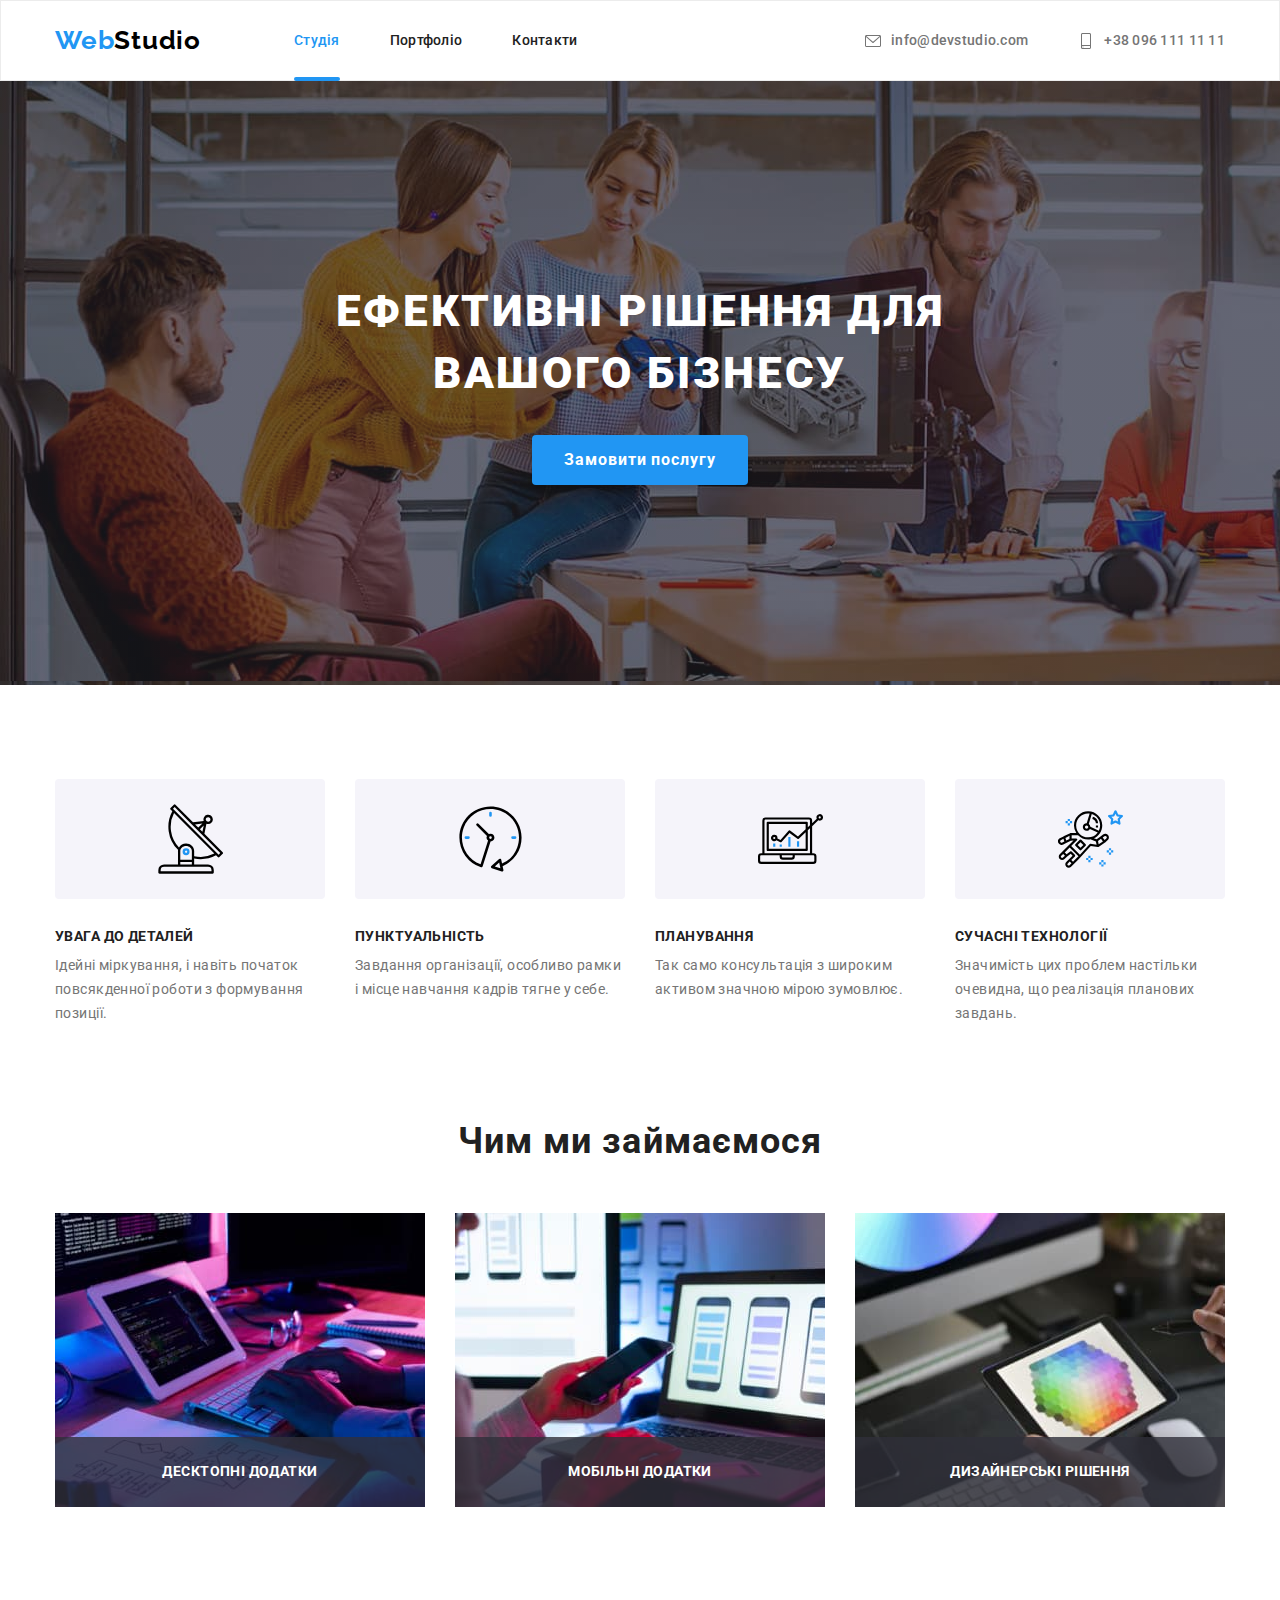
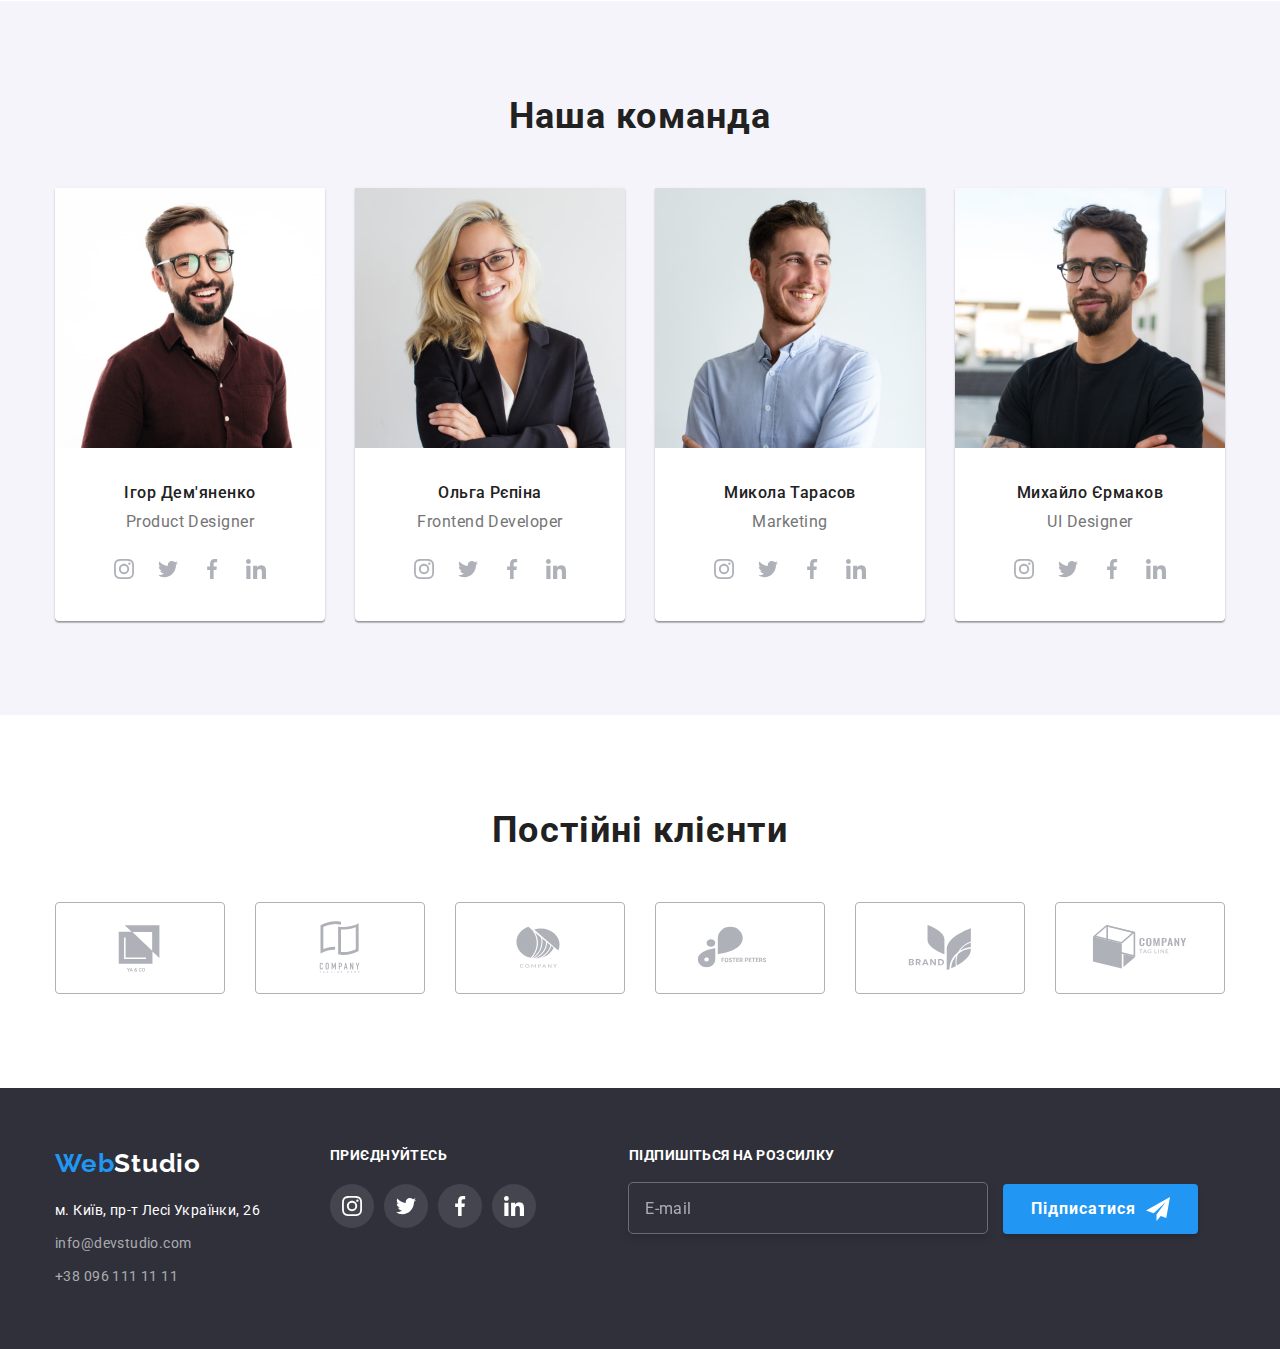
<file: index.html>
<!DOCTYPE html>
<html lang="uk">
<head>
    <meta charset="UTF-8">
    <meta http-equiv="X-UA-Compatible" content="IE=edge">
    <meta name="viewport" content="width=device-width, initial-scale=1.0">
    <title>WebStudio</title>
    <link href="https://fonts.googleapis.com/css2?family=Raleway:wght@700&family=Roboto:wght@400;500;700;900&display=swap"
        rel="stylesheet">
    <link rel="stylesheet" href="https://cdnjs.cloudflare.com/ajax/libs/modern-normalize/1.0.0/modern-normalize.min.css" />
    <link rel="stylesheet" href="./css/main.min.css">
</head>
<body class="studio-page">

    <!-- Шапка сайту-->
    
    <header class="header">
        <div class="container header__content">
        <a href="./index.html" class="logo"><span class="logo__beginning">Web</span><span class="logo__end">Studio</span></a>
        <nav>
            <ul class="site-nav">
                <li class="site-nav__item"><a href="./index.html" class="site-nav__link site-nav__link--active">Студія</a></li>
                <li class="site-nav__item"><a href="./portfolio.html" class="site-nav__link">Портфоліо</a></li>
                <li class="site-nav__item"><a href="" class="site-nav__link">Контакти</a></li>
            </ul>
        </nav>
            <ul class="contacts">
                <li class="contacts__item">
                    <a href="mailto:info@devstudio.com" class="contacts__link">
                        <svg class="contacts__icon" width="16px" height="16px">
                            <use href="./images/icons.svg#icon-envelope"></use>
                        </svg>
                    info@devstudio.com
                    </a>
                </li>
                <li class="contacts__item">
                    <a href="tel:+380961111111" class="contacts__link">
                        <svg class="contacts__icon" width="16px" height="16px">
                            <use href="./images/icons.svg#icon-smartphone"></use>
                        </svg>
                        +38 096 111 11 11
                    </a>
                </li>
            </ul>
        </div>
    </header>

    <!-- Основна інформація сайту -->

    <main>

        <!-- Герой-секція -->

        <section class="hero">
            <h1 class="hero__tittle">Ефективні рішення для вашого бізнесу</h1>
            <button type="button" class="hero__btn" data-modal-open>Замовити послугу</button>
        </section>

        <!-- Особливості -->

        <section class="section speciality">
            <div class="container">
            <h2 class="visually-hidden">Особливості</h2>
            <ul class="features">
                <li class="features__item">
                    <div class="features__icon">
                    <svg width="65px" height="70px">
                        <use href="./images/icons.svg#icon-feature-1"
                    </svg>
                    </div>
                    <h3 class="features__name">УВАГА ДО ДЕТАЛЕЙ</h3>
                    <p class="features__description">Ідейні міркування, і навіть початок повсякденної роботи з формування позиції.</p>
                </li>
                <li class="features__item">
                    <div class="features__icon">
                        <svg width="65px" height="70px">
                            <use href="./images/icons.svg#icon-feature-2" </svg>
                    </div>
                    <h3 class="features__name">ПУНКТУАЛЬНІСТЬ</h3>
                    <p class="features__description">Завдання організації, особливо рамки і місце навчання кадрів тягне у себе.</p>
                </li>
                <li class="features__item">
                    <div class="features__icon">
                        <svg width="65px" height="70px">
                            <use href="./images/icons.svg#icon-feature-3" </svg>
                    </div>
                    <h3 class="features__name">ПЛАНУВАННЯ</h3>
                    <p class="features__description">Так само консультація з широким активом значною мірою зумовлює.</p>
                </li>
                <li class="features__item">
                    <div class="features__icon">
                        <svg width="65px" height="70px">
                            <use href="./images/icons.svg#icon-feature-4" </svg>
                    </div>
                    <h3 class="features__name">СУЧАСНІ ТЕХНОЛОГІЇ</h3>
                    <p class="features__description">Значимість цих проблем настільки очевидна, що реалізація планових завдань.</p>
                </li>
            </ul>
            </div>
        </section>

        <!-- Чим ми займаємося -->

        <section class="section">
            <div class="container">
            <h2 class="employment__tittle">Чим ми займаємося</h2>
            <ul class="employment">
                <li class="employment__item">
                    <div class="employment__part">
                    <img width="370" src="./images/what_we_do_1.jpg" alt="Десктопні додатки">
                    <p class="employment__name">Десктопні додатки</p>
                    </div>
                </li>
                <li class="employment__item">
                    <div class="employment__part">
                    <img width="370" src="./images/what_we_do_2.jpg" alt="Мобільні додатки">
                    <p class="employment__name">Мобільні додатки</p>
                    </div>
                </li>
                <li class="employment__item">
                    <div class="employment__part">
                    <img width="370" src="./images/what_we_do_3.jpg" alt="Дизайнерські рішення">
                    <p class="employment__name">Дизайнерські рішення</p>
                    </div>
                </li>
            </ul>
            </div>
        </section>

        <!-- Наша команда -->

        <section class="team section">
            <div class="container">
            <h2 class="team__tittle">Наша команда</h2>
            <ul class="team__list">
                <li class="team__item">
                    <img width="270" src="./images/team_member_1.jpg" alt="фото Ігор Дем'яненко" class="team__photo">
                    <h3 class="team__initials">Ігор Дем'яненко</h3>
                    <p lang="en" class="team__position">Product Designer</p>
                    <ul class="socialNetworks">
                        <li>
                            <a class="socialNetworks__link" href="">
                            <svg class="socialNetworks__item" width="20px" height="20px">
                                <use href="./images/icons.svg#icon-instagram"
                            </svg>
                            </a>
                        </li>
                        <li>
                            <a class="socialNetworks__link" href="">
                            <svg class="socialNetworks__item" width="20px" height="20px">
                                <use href="./images/icons.svg#icon-twitter" 
                            </svg>
                            </a>
                        </li>
                        <li>
                            <a class="socialNetworks__link" href="">
                            <svg class="socialNetworks__item" width="20px" height="20px">
                                <use href="./images/icons.svg#icon-facebook" 
                            </svg>
                            </a>
                        </li>
                        <li>
                            <a class="socialNetworks__link" href="">
                            <svg class="socialNetworks__item" width="20px" height="20px">
                                <use href="./images/icons.svg#icon-linkedin" 
                            </svg>
                            </a>
                        </li>
                    </ul>
                </li>
                <li class="team__item">
                    <img width="270" src="./images/team_member_2.jpg" alt="фото Ольга Рєпіна" class="team__photo">
                    <h3 class="team__initials">Ольга Рєпіна</h3>
                    <p lang="en" class="team__position">Frontend Developer</p>
                    <ul class="socialNetworks">
                        <li>
                            <a class="socialNetworks__link" href="">
                                <svg class="socialNetworks__item" width="20px" height="20px">
                                    <use href="./images/icons.svg#icon-instagram" </svg>
                            </a>
                        </li>
                        <li>
                            <a class="socialNetworks__link" href="">
                                <svg class="socialNetworks__item" width="20px" height="20px">
                                    <use href="./images/icons.svg#icon-twitter" </svg>
                            </a>
                        </li>
                        <li>
                            <a class="socialNetworks__link" href="">
                                <svg class="socialNetworks__item" width="20px" height="20px">
                                    <use href="./images/icons.svg#icon-facebook" </svg>
                            </a>
                        </li>
                        <li>
                            <a class="socialNetworks__link" href="">
                                <svg class="socialNetworks__item" width="20px" height="20px">
                                    <use href="./images/icons.svg#icon-linkedin" </svg>
                            </a>
                        </li>
                    </ul>
                </li>
                <li class="team__item">
                    <img width="270" src="./images/team_member_3.jpg" alt="фото Микола Тарасов" class="team__photo">
                    <h3 class="team__initials">Микола Тарасов</h3>
                    <p lang="en" class="team__position">Marketing</p>
                    <ul class="socialNetworks">
                        <li>
                            <a class="socialNetworks__link" href="">
                                <svg class="socialNetworks__item" width="20px" height="20px">
                                    <use href="./images/icons.svg#icon-instagram" </svg>
                            </a>
                        </li>
                        <li>
                            <a class="socialNetworks__link" href="">
                                <svg class="socialNetworks__item" width="20px" height="20px">
                                    <use href="./images/icons.svg#icon-twitter" </svg>
                            </a>
                        </li>
                        <li>
                            <a class="socialNetworks__link" href="">
                                <svg class="socialNetworks__item" width="20px" height="20px">
                                    <use href="./images/icons.svg#icon-facebook" </svg>
                            </a>
                        </li>
                        <li>
                            <a class="socialNetworks__link" href="">
                                <svg class="socialNetworks__item" width="20px" height="20px">
                                    <use href="./images/icons.svg#icon-linkedin" </svg>
                            </a>
                        </li>
                    </ul>
                </li>
                <li class="team__item">
                    <img width="270" src="./images/team_member_4.jpg" alt="фото Михайло Єрмаков" class="team__photo">
                    <h3 class="team__initials">Михайло Єрмаков</h3>
                    <p lang="en" class="team__position">UI Designer</p>
                    <ul class="socialNetworks">
                        <li>
                            <a class="socialNetworks__link" href="">
                                <svg class="socialNetworks__item" width="20px" height="20px">
                                    <use href="./images/icons.svg#icon-instagram" </svg>
                            </a>
                        </li>
                        <li>
                            <a class="socialNetworks__link" href="">
                                <svg class="socialNetworks__item" width="20px" height="20px">
                                    <use href="./images/icons.svg#icon-twitter" </svg>
                            </a>
                        </li>
                        <li>
                            <a class="socialNetworks__link" href="">
                                <svg class="socialNetworks__item" width="20px" height="20px">
                                    <use href="./images/icons.svg#icon-facebook" </svg>
                            </a>
                        </li>
                        <li>
                            <a class="socialNetworks__link" href="">
                                <svg class="socialNetworks__item" width="20px" height="20px">
                                    <use href="./images/icons.svg#icon-linkedin" </svg>
                            </a>
                        </li>
                    </ul>
                </li>
            </ul>
            </div>
        </section>

        <!-- Постійні клієнти-->

        <section class="section">
            <div class="container">
            <h2 class="clients__tittle">
                Постійні клієнти
            </h2>
            <ul class="clients">
                <li class="clients__item">
                    <a class="clients__link" href="">
                        <svg class="clients__icon" width="106px" height="60px">
                            <use href="./images/icons.svg#icon-client-1"></use>
                        </svg>
                    </a>
                </li>
                <li class="clients__item">
                    <a class="clients__link" href="">
                    <svg class="clients__icon" width="106px" height="60px">
                        <use href="./images/icons.svg#icon-client-2"></use>
                    </svg>
                    </a>
                </li>
                <li class="clients__item">
                    <a class="clients__link" href="">
                    <svg class="clients__icon" width="106px" height="60px">
                        <use href="./images/icons.svg#icon-client-3"></use>
                    </svg>
                    </a>
                </li>
                <li class="clients__item">
                    <a class="clients__link" href="">
                    <svg class="clients__icon" width="106px" height="60px">
                        <use href="./images/icons.svg#icon-client-4"></use>
                    </svg>
                    </a>
                </li>
                <li class="clients__item">
                    <a class="clients__link" href="">
                    <svg class="clients__icon" width="106px" height="60px">
                        <use href="./images/icons.svg#icon-client-5"></use>
                    </svg>
                    </a>
                </li>
                <li class="clients__item">
                    <a class="clients__link" href="">
                    <svg class="clients__icon" width="106px" height="60px">
                        <use href="./images/icons.svg#icon-client-6"></use>
                    </svg>
                    </a>
                </li>
            </ul>
            </div>
        </section>
    </main>

    <!-- Підвал сайту -->

    <footer class="under section">
        <div class="container container-ftr">
            <div class="contacts-ftr">
                <a href="./index.html" class="logo"><span class="logo__beginning">Web</span><span class="logo__end logo__end--color">Studio</span></a>
                <address>
                    <ul>
                        <li class="address">м. Київ, пр-т Лесі Українки, 26</li>
                        <li class="email-ftr"><a href="mailto:info@devstudio.com" class="contact-ftr">info@devstudio.com</a></li>
                        <li><a href="tel:+380961111111" class="contact-ftr">+38 096 111 11 11</a></li>
                    </ul>
                </address>
            </div>
            <div class="nav-icons">
                <p>ПРИЄДНУЙТЕСЬ</p>
                <ul class="icons-ft">
                    <li>
                        <a class="icons-link-ft" href="">
                        <svg class="icons-ft-item" width="20px" height="20px">
                            <use href="./images/icons.svg#icon-instagram" </svg>
                        </a>
                    </li>
                    
                    <li>
                        <a class="icons-link-ft" href="">
                        <svg class="icons-ft-item" width="20px" height="20px">
                            <use href="./images/icons.svg#icon-twitter" </svg>
                        </a>
                    </li>
                    
                    <li>
                        <a class="icons-link-ft" href="">
                        <svg class="icons-ft-item" width="20px" height="20px">
                            <use href="./images/icons.svg#icon-facebook" </svg>
                        </a>
                    </li>
                    
                    <li>
                        <a class="icons-link-ft" href="">
                        <svg class="icons-ft-item" width="20px" height="20px">
                            <use href="./images/icons.svg#icon-linkedin" </svg>
                        </a>
                    </li>
                </ul>
            </div>
            <div class="subscribe-ft">
                <form>
                    <label for="email-sub">Підпишіться на розсилку</label>
                    <input type="email" name="email-sub" id="email-sub" placeholder="E-mail" />
                    <div class="button-sub">
                    <button type="submit" class="form-sub">Підписатися</button>
                    <svg width="24px" height="24px">
                        <use href="./images/icons.svg#icon-send-form" </svg>
                    </div>
                </form>
            </div>
        </div>
    </footer>
    <div class="backdrop is-hidden" data-modal>
        <div class="modal">
            <p class="order-title">
                Залиште свої дані, ми вам передзвонимо
            </p>
            <form class="order-form" autocomplete="off">
                <div class="form-field">
                <label for="first-name">Ім'я</label>
                <div class="form-enter">
                <input type="text" name="first-name" id="first-name" />
                <svg width="18px" height="18px">
                    <use href="./images/icons.svg#icon-name-form"></use> </svg>
                </div>
                </div>
                <div class="form-field">
                <label for="form-tel">Телефон</label>
                <div class="form-enter">
                <input type="tel" name="form-tel" id="form-tel" autocomplete="on"/>
                <svg width="18px" height="18px">
                    <use href="./images/icons.svg#icon-phone-form"></use> </svg>
                </div>
                </div>
                <div class="form-field">
                <label for="form-mail">Пошта</label>
                <div class="form-enter">
                <input type="email" name="form-mail" id="form-mail" autocomplete="on"/>
                <svg width="18px" height="18px">
                    <use href="./images/icons.svg#icon-email-form"></use> </svg>
                </div>
                </div>
                <div class="form-field">
                <label for="form-comment">Коментар</label>
                <textarea name="form-comment" placeholder="Введіть текст" id="form-comment" ></textarea>
                </div>
                <div class="form-agree">
                <input type="checkbox" name="form-agree" id="form-agree" required />
                <label for="form-agree">Погоджуюся з розсилкою та приймаю 
                    <a href="" class="form-agree-link">Умови договору</a>
                <svg width="16px" height="15px" class="check-none">
                    <use href="./images/icons.svg#icon-check1-form"></use>
                </svg>
                <svg width="16px" height="15px" class="check-ok">
                    <use href="./images/icons.svg#icon-check-form"></use>
                </svg>
                </label>
                </div>
                <button type="submit" class="form-button">Відправити</button>

            </form>
            <button type="button" class="modal-close" data-modal-close>
                <svg class="icon-close" width="30px" height="30px">
                    <use href="./images/icons.svg#icon-close"
                </svg>
            </button>
        </div>
    </div>
    <script src="./js/modal.js"></script>
</body>
</html>
</file>
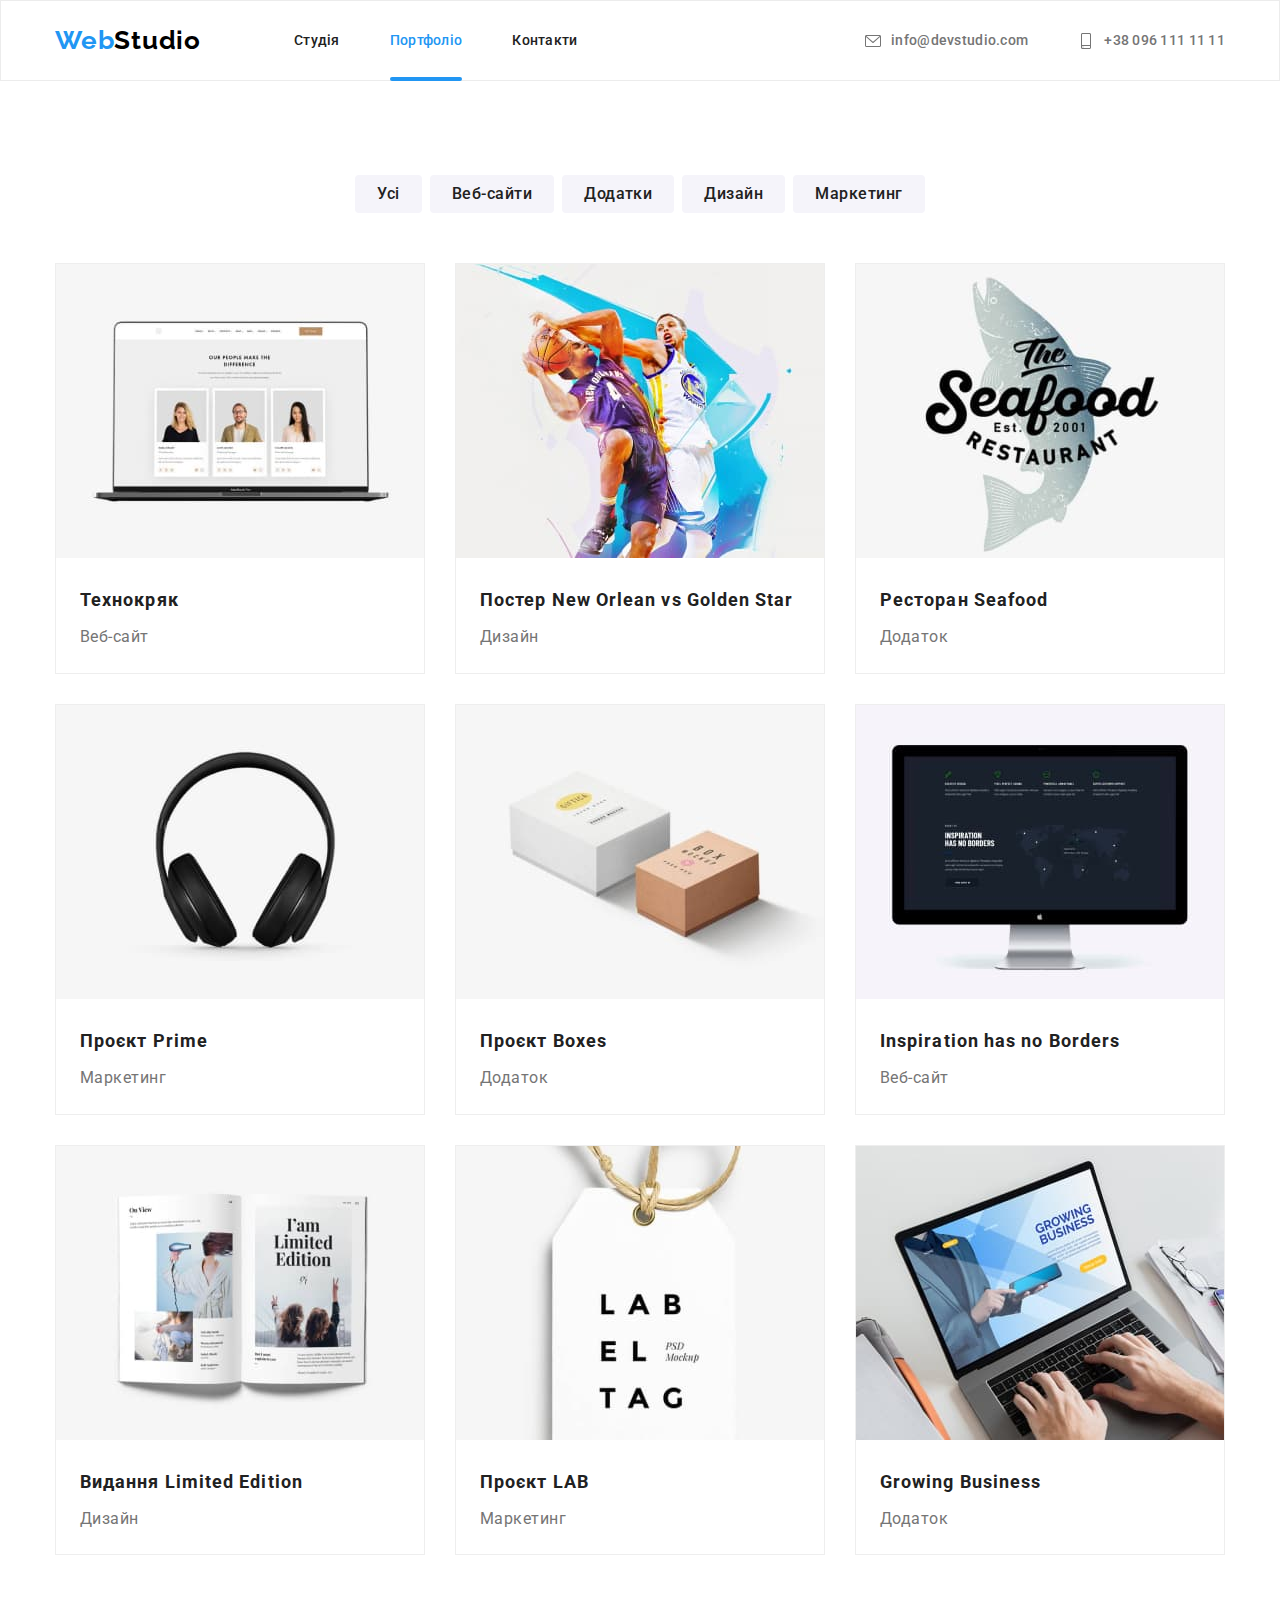
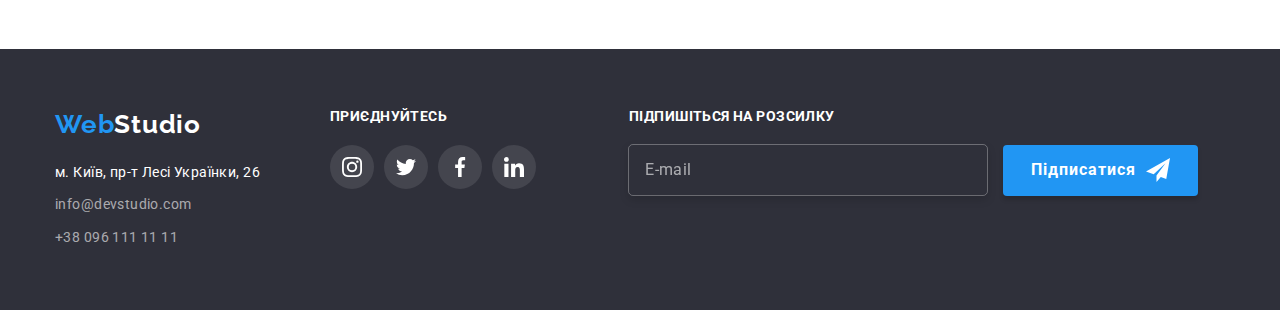
<file: portfolio.html>
<!DOCTYPE html>
<html lang="en">
<head>
    <meta charset="UTF-8">
    <meta http-equiv="X-UA-Compatible" content="IE=edge">
    <meta name="viewport" content="width=device-width, initial-scale=1.0">
    <title>WebStudio Portfolio</title>
    <link href="https://fonts.googleapis.com/css2?family=Raleway:wght@700&family=Roboto:wght@400;500;700;900&display=swap"
        rel="stylesheet">
    <link rel="stylesheet" href="https://cdnjs.cloudflare.com/ajax/libs/modern-normalize/1.0.0/modern-normalize.min.css" />
    <link rel="stylesheet" href="./css/main.min.css">
</head>
<body class="portfolio-page">
    <!-- Шапка сайту-->
    
    <header class="header">
        <div class="container header__content">
            <a href="./index.html" class="logo"><span class="logo__beginning">Web</span><span class="logo__end">Studio</span></a>
            <nav>
                <ul class="site-nav">
                    <li class="site-nav__item"><a href="./index.html" class="site-nav__link">Студія</a></li>
                    <li class="site-nav__item"><a href="./portfolio.html" class="site-nav__link site-nav__link--active">Портфоліо</a></li>
                    <li class="site-nav__item"><a href="" class="site-nav__link">Контакти</a></li>
                </ul>
            </nav>
            <ul class="contacts">
                <li class="contacts__item">
                    <a href="mailto:info@devstudio.com" class="contacts__link">
                        <svg class="contacts__icon" width="16px" height="16px">
                            <use href="./images/icons.svg#icon-envelope"></use>
                        </svg>
                        info@devstudio.com
                    </a>
                </li>
                <li class="contacts__item">
                    <a href="tel:+380961111111" class="contacts__link">
                        <svg class="contacts__icon" width="16px" height="16px">
                            <use href="./images/icons.svg#icon-smartphone"></use>
                        </svg>
                        +38 096 111 11 11
                    </a>
                </li>
            </ul>
        </div>
    </header>

    <main>
        <section class="section section-portfolio">
            <div class="container">
            <!-- Прихований заголовок -->
            <h1 class="visually-hidden">Портфоліо</h1>
            <!-- Кнопки фільтрів проектів -->
            <ul class="portfolio-nav">
                <li class="portfolio-item"><button type="button" class="item">Усі</button></li>
                <li class="portfolio-item"><button type="button" class="item">Веб-сайти</button></li>
                <li class="portfolio-item"><button type="button" class="item">Додатки</button></li>
                <li class="portfolio-item"><button type="button" class="item">Дизайн</button></li>
                <li class="portfolio-item"><button type="button" class="item">Маркетинг</button></li>
            </ul>
            <!-- Перелік проектів -->
            <ul class="projects">
                <li class="project-item"><a href="">
                    <div class="gallery-thumb">
                        <img width="370" src="./images/portfolio-img/portfolio-1.jpg" alt="Веб-сайт Технокряк">
                        <div class="project-thumb">
                            <p class="project-information">Ресурс пропонує комплексні пропозиції з різним рівнем функціоналу та сервісів. Все це дозволить відвідувачу отримативичерпні відомості про компанію чи приватну особу.</p>
                        </div>
                    </div>
                    <h2 class="project-name">Технокряк</h2>
                    <p class="project-type">Веб-сайт</p>
                </a></li>
                <li class="project-item"><a href="">
                    <div class="gallery-thumb">
                        <img width="370" src="./images/portfolio-img/portfolio-2.jpg" alt="Дизайн постеру">
                        <div class="project-thumb">
                            <p class="project-information">Ресурс пропонує комплексні пропозиції з різним рівнем функціоналу та сервісів. Все це дозволить відвідувачу отримативичерпні відомості про компанію чи приватну особу.</p>
                        </div>
                    </div>
                    <h2 class="project-name">Постер New Orlean vs Golden Star</h2>
                    <p class="project-type">Дизайн</p>    
                </a></li>
                <li class="project-item"><a href="">
                    <div class="gallery-thumb">
                        <img width="370" src="./images/portfolio-img/portfolio-3.jpg" alt="Логотип ресторану">
                        <div class="project-thumb">
                            <p class="project-information">Ресурс пропонує комплексні пропозиції з різним рівнем функціоналу та сервісів. Все це
                                дозволить відвідувачу отримативичерпні відомості про компанію чи приватну особу.</p>
                        </div>
                    </div>
                    <h2 class="project-name">Ресторан Seafood</h2>
                    <p class="project-type">Додаток</p>
                </a></li>
                <li class="project-item"><a href="">
                    <div class="gallery-thumb">
                    <img width="370" src="./images/portfolio-img/portfolio-4.jpg" alt="Навушники">
                        <div class="project-thumb">
                            <p class="project-information">Ресурс пропонує комплексні пропозиції з різним рівнем функціоналу та сервісів. Все це
                            дозволить відвідувачу отримативичерпні відомості про компанію чи приватну особу.</p>
                        </div>
                    </div>
                    <h2 class="project-name">Проєкт Prime</h2>
                    <p class="project-type">Маркетинг</p>
                </a></li>
                <li class="project-item"><a href="">
                    <div class="gallery-thumb">
                    <img width="370" src="./images/portfolio-img/portfolio-5.jpg" alt="Коробки">
                    <div class="project-thumb">
                        <p class="project-information">Ресурс пропонує комплексні пропозиції з різним рівнем функціоналу та сервісів. Все це
                            дозволить відвідувачу отримативичерпні відомості про компанію чи приватну особу.</p>
                    </div>
                    </div>
                    <h2 class="project-name">Проєкт Boxes</h2>
                    <p class="project-type">Додаток</p>
                </a></li>
                <li class="project-item"><a href="">
                    <div class="gallery-thumb">
                    <img width="370" src="./images/portfolio-img/portfolio-6.jpg" alt="Сторінка сайту">
                    <div class="project-thumb">
                        <p class="project-information">Ресурс пропонує комплексні пропозиції з різним рівнем функціоналу та сервісів. Все це
                            дозволить відвідувачу отримативичерпні відомості про компанію чи приватну особу.</p>
                    </div>
                    </div>
                    <h2 class="project-name">Inspiration has no Borders</h2>
                    <p class="project-type">Веб-сайт</p>
                </a></li>
                <li class="project-item"><a href="">
                    <div class="gallery-thumb">
                    <img width="370" src="./images/portfolio-img/portfolio-7.jpg" alt="Сторінка журналу">
                    <div class="project-thumb">
                        <p class="project-information">Ресурс пропонує комплексні пропозиції з різним рівнем функціоналу та сервісів. Все це
                            дозволить відвідувачу отримативичерпні відомості про компанію чи приватну особу.</p>
                    </div>
                    </div>
                    <h2 class="project-name">Видання Limited Edition</h2>
                    <p class="project-type">Дизайн</p>
                </a></li>
                <li class="project-item"><a href="">
                    <div class="gallery-thumb">
                    <img width="370" src="./images/portfolio-img/portfolio-8.jpg" alt="Бірка">
                    <div class="project-thumb">
                        <p class="project-information">Ресурс пропонує комплексні пропозиції з різним рівнем функціоналу та сервісів. Все це
                            дозволить відвідувачу отримативичерпні відомості про компанію чи приватну особу.</p>
                    </div>
                    </div>
                    <h2 class="project-name">Проєкт LAB</h2>
                    <p class="project-type">Маркетинг</p>
                </a></li>
                <li class="project-item"><a href="">
                    <div class="gallery-thumb">
                    <img width="370" src="./images/portfolio-img/portfolio-9.jpg" alt="Сторінка додатку">
                    <div class="project-thumb">
                        <p class="project-information">Ресурс пропонує комплексні пропозиції з різним рівнем функціоналу та сервісів. Все це
                            дозволить відвідувачу отримативичерпні відомості про компанію чи приватну особу.</p>
                    </div>
                    </div>
                    <h2 class="project-name">Growing Business</h2>
                    <p class="project-type">Додаток</p>
                </a></li>
            </ul>
            </div>
        </section>
    </main>
    <!-- Підвал сайту -->
    
    <footer class="under section">
        <div class="container container-ftr">
            <div class="contacts-ftr">
                <a href="./index.html" class="logo"><span class="logo__beginning">Web</span><span
                        class="logo__end logo__end--color">Studio</span></a>
                <address>
                    <ul>
                        <li class="address">м. Київ, пр-т Лесі Українки, 26</li>
                        <li class="email-ftr"><a href="mailto:info@devstudio.com" class="contact-ftr">info@devstudio.com</a>
                        </li>
                        <li><a href="tel:+380961111111" class="contact-ftr">+38 096 111 11 11</a></li>
                    </ul>
                </address>
            </div>
            <div class="nav-icons">
                <p>ПРИЄДНУЙТЕСЬ</p>
                <ul class="icons-ft">
                    <li>
                        <a class="icons-link-ft" href="">
                            <svg class="icons-ft-item" width="20px" height="20px">
                                <use href="./images/icons.svg#icon-instagram" </svg>
                        </a>
                    </li>
    
                    <li>
                        <a class="icons-link-ft" href="">
                            <svg class="icons-ft-item" width="20px" height="20px">
                                <use href="./images/icons.svg#icon-twitter" </svg>
                        </a>
                    </li>
    
                    <li>
                        <a class="icons-link-ft" href="">
                            <svg class="icons-ft-item" width="20px" height="20px">
                                <use href="./images/icons.svg#icon-facebook" </svg>
                        </a>
                    </li>
    
                    <li>
                        <a class="icons-link-ft" href="">
                            <svg class="icons-ft-item" width="20px" height="20px">
                                <use href="./images/icons.svg#icon-linkedin" </svg>
                        </a>
                    </li>
    
                </ul>
            </div>
            <div class="subscribe-ft">
                <form>
                    <label for="email-sub">Підпишіться на розсилку</label>
                    <input type="email" name="email-sub" id="email-sub" placeholder="E-mail" />
                    <div class="button-sub">
                        <button type="submit" class="form-sub">Підписатися</button>
                        <svg width="24px" height="24px">
                            <use href="./images/icons.svg#icon-send-form" </svg>
                    </div>
                </form>
            </div>
        </div>
    </footer>
</body>
</html>
</file>
<file: css/main.min.css>
:root{--primary-color: #757575;--secondary-color: #212121;--logo-color: #000000;--hero-color: #FFFFFF;--footer-color: rgba(255, 255, 255, 0.6);--accent-color: #2196F3;--primary-background_color: #F5F5F5;--secondary-background-color: #F5F4FA;--footer_background_color: #2F303A}ul{list-style:none;padding-left:0}a{text-decoration:none}h1,h2,h3,h4,h5,h6,p,ul{margin:0}button{border:none}.visually-hidden{position:absolute;width:1px;height:1px;margin:-1px;border:0;padding:0;white-space:nowrap;-webkit-clip-path:inset(100%);clip-path:inset(100%);clip:rect(0 0 0 0);overflow:hidden}.container{width:1200px;margin:0 auto;padding-left:15px;padding-right:15px}.section{padding-top:94px;padding-bottom:94px}.studio-page,.portfolio-page{background-color:var(--hero-color);color:var(--primary-color);font-family:"Roboto",sans-serif}.header{background-color:var(--hero-color);border:1px solid #ececec}.header__content{display:-webkit-box;display:-ms-flexbox;display:flex;-webkit-box-align:center;-ms-flex-align:center;align-items:center}.logo{display:inline-block;font-family:"Raleway",sans-serif;font-weight:700;font-size:26px;line-height:1.2;letter-spacing:.03em}.logo__beginning{color:var(--accent-color)}.logo__end{color:var(--logo-color)}.site-nav{display:-webkit-box;display:-ms-flexbox;display:flex;margin-left:93px}.site-nav__item:not(:last-child){margin-right:50px}.site-nav__link{display:block;padding-top:32px;padding-bottom:32px;color:var(--secondary-color);font-weight:500;font-size:14px;line-height:1.1;letter-spacing:.02em;-webkit-transition:color 250ms cubic-bezier(0.4, 0, 0.2, 1);transition:color 250ms cubic-bezier(0.4, 0, 0.2, 1)}.site-nav__link:hover,.site-nav__link:focus{color:var(--accent-color)}.site-nav__link--active{position:relative;color:var(--accent-color)}.site-nav__link--active::after{position:absolute;bottom:-1px;content:"";display:block;width:100%;height:4px;border-radius:2px;background-color:var(--accent-color);overflow:hidden}.contacts{display:-webkit-box;display:-ms-flexbox;display:flex;margin-left:auto;-webkit-box-align:center;-ms-flex-align:center;align-items:center}.contacts__item:nth-child(2){margin-left:50px}.contacts__link{display:-webkit-box;display:-ms-flexbox;display:flex;-webkit-box-align:center;-ms-flex-align:center;align-items:center;color:var(--primary-color);font-weight:500;font-size:14px;line-height:1.1;letter-spacing:.02em;-webkit-transition:color 250ms cubic-bezier(0.4, 0, 0.2, 1);transition:color 250ms cubic-bezier(0.4, 0, 0.2, 1)}.contacts__link:hover,.contacts__link:focus{color:var(--accent-color)}.contacts__icon{margin-right:10px;fill:currentColor}.hero{background-image:-webkit-gradient(linear, left top, left bottom, from(rgba(47, 48, 58, 0.4)), to(rgba(47, 48, 58, 0.4))),url(../images/hero-bg.jpg);background-image:linear-gradient(rgba(47, 48, 58, 0.4), rgba(47, 48, 58, 0.4)),url(../images/hero-bg.jpg);max-width:1600px;background-color:var(--footer_background_color);margin:0 auto;padding:200px 0}.hero__tittle{width:696px;margin:0 auto;margin-bottom:30px;color:var(--hero-color);font-weight:900;font-size:44px;line-height:1.4;text-align:center;letter-spacing:.06em;text-transform:uppercase}.hero__btn{padding:10px 32px;margin:0 auto;-webkit-box-shadow:0px 4px 4px rgba(0,0,0,.15);box-shadow:0px 4px 4px rgba(0,0,0,.15);border:none;border-radius:4px;color:var(--hero-color);background-color:var(--accent-color);font-weight:700;font-size:16px;line-height:1.9;display:-webkit-box;display:-ms-flexbox;display:flex;-webkit-box-align:center;-ms-flex-align:center;align-items:center;text-align:center;letter-spacing:.06em;cursor:pointer}.speciality{padding-bottom:0}.features{display:-webkit-box;display:-ms-flexbox;display:flex;-ms-flex-wrap:wrap;flex-wrap:wrap}.features__item{width:270px}.features__item:not(:last-child){margin-right:30px}.features__name{margin-bottom:10px;color:var(--secondary-color);font-weight:700;font-size:14px;line-height:1.1;letter-spacing:.03em;text-transform:uppercase}.features__description{width:270px;font-size:14px;line-height:1.7;letter-spacing:.03em}.features__icon{display:-webkit-box;display:-ms-flexbox;display:flex;-webkit-box-pack:center;-ms-flex-pack:center;justify-content:center;-webkit-box-align:center;-ms-flex-align:center;align-items:center;width:270px;height:120px;background-color:var(--secondary-background-color);border-radius:4px;margin-bottom:30px}.employment{display:-webkit-box;display:-ms-flexbox;display:flex}.employment__tittle{margin-bottom:50px;color:var(--secondary-color);font-weight:700;font-size:36px;line-height:1.2;text-align:center;letter-spacing:.03em}.employment__item:not(:last-child){margin-right:30px}.employment__part{position:relative;line-height:0}.employment__name{position:absolute;bottom:0;display:-webkit-box;display:-ms-flexbox;display:flex;-webkit-box-pack:center;-ms-flex-pack:center;justify-content:center;-webkit-box-align:center;-ms-flex-align:center;align-items:center;width:370px;height:70px;font-weight:700;font-size:14px;line-height:1.1;text-align:center;letter-spacing:.03em;text-transform:uppercase;color:var(--hero-color);background-color:rgba(47,48,58,.8)}.team{background-color:var(--secondary-background-color)}.team__tittle{margin-bottom:50px;color:var(--secondary-color);font-weight:700;font-size:36px;line-height:1.2;text-align:center;letter-spacing:.03em}.team__photo{margin-bottom:30px}.team__initials{margin-bottom:10px;color:var(--secondary-color);font-weight:500;font-size:16px;line-height:1.2;text-align:center;letter-spacing:.03em}.team__position{font-size:16px;line-height:1.2;text-align:center;letter-spacing:.03em}.team__list{display:-webkit-box;display:-ms-flexbox;display:flex}.team__item{padding-bottom:30px;-webkit-box-shadow:0px 1px 3px rgba(0,0,0,.12),0px 1px 1px rgba(0,0,0,.14),0px 2px 1px rgba(0,0,0,.2);box-shadow:0px 1px 3px rgba(0,0,0,.12),0px 1px 1px rgba(0,0,0,.14),0px 2px 1px rgba(0,0,0,.2);border-radius:0px 0px 4px 4px;background-color:#fff}.team__item:not(:last-child){margin-right:30px}.socialNetworks{display:-webkit-box;display:-ms-flexbox;display:flex;-webkit-box-pack:center;-ms-flex-pack:center;justify-content:center;-webkit-box-align:center;-ms-flex-align:center;align-items:center;margin-top:16px}.socialNetworks__link{display:-webkit-box;display:-ms-flexbox;display:flex;-webkit-box-pack:center;-ms-flex-pack:center;justify-content:center;-webkit-box-align:center;-ms-flex-align:center;align-items:center;width:44px;height:44px;color:#afb1b8;border-radius:50%;-webkit-transition:color 250ms cubic-bezier(0.4, 0, 0.2, 1),background-color 250ms cubic-bezier(0.4, 0, 0.2, 1);transition:color 250ms cubic-bezier(0.4, 0, 0.2, 1),background-color 250ms cubic-bezier(0.4, 0, 0.2, 1)}.socialNetworks__link:hover{background-color:var(--accent-color);color:var(--hero-color);border-radius:50%}.socialNetworks__item{fill:currentColor}.clients{display:-webkit-box;display:-ms-flexbox;display:flex;-webkit-box-pack:center;-ms-flex-pack:center;justify-content:center;-webkit-box-align:center;-ms-flex-align:center;align-items:center}.clients__tittle{margin-bottom:50px;color:var(--secondary-color);font-weight:700;font-size:36px;line-height:1.2;text-align:center;letter-spacing:.03em}.clients__link{display:-webkit-box;display:-ms-flexbox;display:flex;-webkit-box-pack:center;-ms-flex-pack:center;justify-content:center;-webkit-box-align:center;-ms-flex-align:center;align-items:center;width:170px;height:92px;border:1px solid #afb1b8;border-radius:4px;color:#afb1b8;background-color:var(--hero-color);-webkit-transition:color 250ms cubic-bezier(0.4, 0, 0.2, 1);transition:color 250ms cubic-bezier(0.4, 0, 0.2, 1)}.clients__link:hover{border:1px solid var(--accent-color);color:var(--accent-color)}.clients__item:not(:last-child){margin-right:30px}.clients__icon{fill:currentColor}.order-title{margin-bottom:12px;font-family:"Roboto";font-style:normal;font-weight:700;font-size:20px;line-height:1.15;text-align:center;letter-spacing:.03em;color:var(--secondary-color)}.form-field{display:-webkit-box;display:-ms-flexbox;display:flex;-webkit-box-orient:vertical;-webkit-box-direction:normal;-ms-flex-direction:column;flex-direction:column;margin-bottom:10px}.form-enter{position:relative}.form-enter svg{position:absolute;left:12px;top:50%;-webkit-transform:translateY(-50%);transform:translateY(-50%);-webkit-transition:outline 250ms cubic-bezier(0.4, 0, 0.2, 1);transition:outline 250ms cubic-bezier(0.4, 0, 0.2, 1)}.form-field input:focus+svg{fill:var(--accent-color)}.form-field input:focus,.form-field textarea:focus{outline:1px solid var(--accent-color);border:none;border-radius:4px}.form-field label{margin-bottom:4px;font-family:"Roboto";font-style:normal;font-weight:400;font-size:12px;line-height:1.2;letter-spacing:.01em;color:var(--primary-color)}.form-field input{padding:12px 42px;margin:0;width:448px;height:40px;outline:1px solid rgba(33,33,33,.2);border:none;border-radius:4px;-webkit-transition:outline 250ms cubic-bezier(0.4, 0, 0.2, 1);transition:outline 250ms cubic-bezier(0.4, 0, 0.2, 1)}.form-field textarea{width:448px;height:120px;outline:1px solid rgba(33,33,33,.2);border:none;border-radius:4px;padding:12px 16px;margin-bottom:20px;resize:none;-webkit-transition:outline 250ms cubic-bezier(0.4, 0, 0.2, 1);transition:outline 250ms cubic-bezier(0.4, 0, 0.2, 1)}.form-field textarea::-webkit-input-placeholder{font-family:"Roboto";font-size:12px;line-height:1.1;letter-spacing:.01em;color:rgba(117,117,117,.5)}.form-field textarea::-moz-placeholder{font-family:"Roboto";font-size:12px;line-height:1.1;letter-spacing:.01em;color:rgba(117,117,117,.5)}.form-field textarea:-ms-input-placeholder{font-family:"Roboto";font-size:12px;line-height:1.1;letter-spacing:.01em;color:rgba(117,117,117,.5)}.form-field textarea::-ms-input-placeholder{font-family:"Roboto";font-size:12px;line-height:1.1;letter-spacing:.01em;color:rgba(117,117,117,.5)}.form-field textarea::placeholder{font-family:"Roboto";font-size:12px;line-height:1.1;letter-spacing:.01em;color:rgba(117,117,117,.5)}.form-agree{position:relative;display:-webkit-box;display:-ms-flexbox;display:flex;-webkit-box-align:center;-ms-flex-align:center;align-items:center;text-align:center;margin-bottom:30px}.form-agree input{position:absolute;width:1px;height:1px;margin:-1px;border:0;padding:0;white-space:nowrap;-webkit-clip-path:inset(100%);clip-path:inset(100%);clip:rect(0 0 0 0);overflow:hidden}.check-none{position:absolute;top:50%;left:0;-webkit-transform:translateY(-50%);transform:translateY(-50%);opacity:1}.check-ok{position:absolute;top:50%;left:0;-webkit-transform:translateY(-50%);transform:translateY(-50%);opacity:0}.form-agree input:checked~label .check-none{opacity:0}.form-agree input:checked~label .check-ok{opacity:1}.form-agree label{margin-left:23px;font-family:"Roboto";font-size:14px;line-height:1.7;letter-spacing:.03em;color:var(--primary-color)}.form-agree-link{color:var(--accent-color);text-decoration:underline}.form-button{padding:10px 52px;margin:0 auto;-webkit-box-shadow:0px 4px 4px rgba(0,0,0,.15);box-shadow:0px 4px 4px rgba(0,0,0,.15);border:none;border-radius:4px;color:var(--hero-color);background-color:var(--accent-color);font-weight:700;font-size:16px;line-height:1.9;display:-webkit-box;display:-ms-flexbox;display:flex;-webkit-box-align:center;-ms-flex-align:center;align-items:center;text-align:center;letter-spacing:.06em;cursor:pointer}.backdrop{position:fixed;top:0;left:0;width:100%;height:100%;background-color:rgba(0,0,0,.2);opacity:1;-webkit-transform:scale(1.1);transform:scale(1.1);-webkit-transition:opacity 250ms linear,visibility 2500ms linear,-webkit-transform 250ms linear;transition:opacity 250ms linear,visibility 2500ms linear,-webkit-transform 250ms linear;transition:opacity 250ms linear,visibility 2500ms linear,transform 250ms linear;transition:opacity 250ms linear,visibility 2500ms linear,transform 250ms linear,-webkit-transform 250ms linear}.backdrop.is-hidden{opacity:0;visibility:hidden;pointer-events:none;-webkit-transform:scale(0.92);transform:scale(0.92)}.modal{position:absolute;top:50%;left:50%;-webkit-transform:translate(-50%, -50%);transform:translate(-50%, -50%);width:528px;height:581px;padding:40px;background-color:var(--hero-color);-webkit-box-shadow:0px 1px 3px rgba(0,0,0,.12),0px 1px 1px rgba(0,0,0,.14),0px 2px 1px rgba(0,0,0,.2);box-shadow:0px 1px 3px rgba(0,0,0,.12),0px 1px 1px rgba(0,0,0,.14),0px 2px 1px rgba(0,0,0,.2);border-radius:4px}.modal-close{position:absolute;top:8px;right:8px;padding:0;margin:0;background-color:var(--hero-color);cursor:pointer;-webkit-transition:fill 250ms cubic-bezier(0.4, 0, 0.2, 1);transition:fill 250ms cubic-bezier(0.4, 0, 0.2, 1)}.modal-close:hover{fill:var(--accent-color)}.portfolio-nav{display:-webkit-box;display:-ms-flexbox;display:flex;-webkit-box-pack:center;-ms-flex-pack:center;justify-content:center}.portfolio-item:not(:last-child){margin-right:8px}.portfolio-nav .item{padding:6px 22px;border:0;border-radius:4px;color:var(--secondary-color);background-color:var(--secondary-background-color);font-weight:500;font-size:16px;line-height:1.6;text-align:center;letter-spacing:.03em;cursor:pointer;-webkit-transition:color 250ms cubic-bezier(0.4, 0, 0.2, 1),background-color 250ms cubic-bezier(0.4, 0, 0.2, 1),-webkit-box-shadow 250ms cubic-bezier(0.4, 0, 0.2, 1);transition:color 250ms cubic-bezier(0.4, 0, 0.2, 1),background-color 250ms cubic-bezier(0.4, 0, 0.2, 1),-webkit-box-shadow 250ms cubic-bezier(0.4, 0, 0.2, 1);transition:color 250ms cubic-bezier(0.4, 0, 0.2, 1),background-color 250ms cubic-bezier(0.4, 0, 0.2, 1),box-shadow 250ms cubic-bezier(0.4, 0, 0.2, 1);transition:color 250ms cubic-bezier(0.4, 0, 0.2, 1),background-color 250ms cubic-bezier(0.4, 0, 0.2, 1),box-shadow 250ms cubic-bezier(0.4, 0, 0.2, 1),-webkit-box-shadow 250ms cubic-bezier(0.4, 0, 0.2, 1)}.portfolio-nav li:last-child{margin-bottom:50px}.portfolio-nav .item:hover,.portfolio-nav .item:focus,.portfolio-nav .item:active{color:var(--hero-color);background-color:var(--accent-color);-webkit-box-shadow:0px 3px 1px rgba(0,0,0,.1),0px 1px 2px rgba(0,0,0,.08),0px 2px 2px rgba(0,0,0,.12);box-shadow:0px 3px 1px rgba(0,0,0,.1),0px 1px 2px rgba(0,0,0,.08),0px 2px 2px rgba(0,0,0,.12);border-radius:4px}.projects{display:-webkit-box;display:-ms-flexbox;display:flex;-ms-flex-wrap:wrap;flex-wrap:wrap}.project-item{width:370px;margin-right:30px;margin-bottom:30px;border:1px solid #eee;-webkit-transition:-webkit-box-shadow 250ms cubic-bezier(0.4, 0, 0.2, 1);transition:-webkit-box-shadow 250ms cubic-bezier(0.4, 0, 0.2, 1);transition:box-shadow 250ms cubic-bezier(0.4, 0, 0.2, 1);transition:box-shadow 250ms cubic-bezier(0.4, 0, 0.2, 1), -webkit-box-shadow 250ms cubic-bezier(0.4, 0, 0.2, 1);overflow:hidden}.project-item:hover{-webkit-box-shadow:0px 1px 1px rgba(0,0,0,.12),0px 4px 4px rgba(0,0,0,.06),1px 4px 6px rgba(0,0,0,.16);box-shadow:0px 1px 1px rgba(0,0,0,.12),0px 4px 4px rgba(0,0,0,.06),1px 4px 6px rgba(0,0,0,.16)}.project-item:nth-child(3n){margin-right:0}.project-item:nth-last-child(-n+3){margin-bottom:0}.gallery-thumb{position:relative;overflow:hidden}.project-thumb{position:absolute;top:0;left:0;display:-webkit-box;display:-ms-flexbox;display:flex;-webkit-box-align:center;-ms-flex-align:center;align-items:center;width:100%;height:100%;padding:0 24px;background-color:rgba(33,150,243,.9);opacity:0;-webkit-transform:translateY(100%);transform:translateY(100%);-webkit-transition:opacity 250ms cubic-bezier(0.4, 0, 0.2, 1),-webkit-transform 250ms cubic-bezier(0.4, 0, 0.2, 1);transition:opacity 250ms cubic-bezier(0.4, 0, 0.2, 1),-webkit-transform 250ms cubic-bezier(0.4, 0, 0.2, 1);transition:transform 250ms cubic-bezier(0.4, 0, 0.2, 1),opacity 250ms cubic-bezier(0.4, 0, 0.2, 1);transition:transform 250ms cubic-bezier(0.4, 0, 0.2, 1),opacity 250ms cubic-bezier(0.4, 0, 0.2, 1),-webkit-transform 250ms cubic-bezier(0.4, 0, 0.2, 1)}.project-item:hover .project-thumb{-webkit-transform:translateY(0);transform:translateY(0);opacity:1}.project-information{font-size:18px;line-height:1.56;letter-spacing:.03em;color:var(--hero-color)}.project-name{margin-bottom:4px;margin-top:20px;margin-left:24px;margin-left:24px;color:var(--secondary-color);font-weight:700;font-size:18px;line-height:2;letter-spacing:.06em}.project-type{margin-left:24px;margin-left:24px;margin-bottom:20px;color:var(--primary-color);font-size:16px;line-height:1.9;letter-spacing:.03em}.under{padding:60px 0;background-color:var(--footer_background_color)}.logo__end--color{color:var(--hero-color)}.address{margin-top:20px;margin-bottom:9px;color:var(--hero-color);font-style:normal;font-size:14px;line-height:1.7;letter-spacing:.03em}.contact-ftr{color:var(--footer-color);font-style:normal;font-size:14px;line-height:1.7;letter-spacing:.03em;-webkit-transition:color 250ms cubic-bezier(0.4, 0, 0.2, 1);transition:color 250ms cubic-bezier(0.4, 0, 0.2, 1)}.email-ftr{margin-bottom:9px}.contact-ftr:hover,.contact-ftr:focus{color:var(--accent-color)}.contacts-ftr{margin-right:70px}.container-ftr{display:-webkit-box;display:-ms-flexbox;display:flex}.nav-icons p{margin-bottom:20px;font-weight:700;font-size:14px;line-height:1.14;letter-spacing:.03em;text-transform:uppercase;color:var(--hero-color)}.icons-ft{display:-webkit-box;display:-ms-flexbox;display:flex;-webkit-box-pack:center;-ms-flex-pack:center;justify-content:center;-webkit-box-align:center;-ms-flex-align:center;align-items:center;margin-top:16px}.icons-link-ft{display:-webkit-box;display:-ms-flexbox;display:flex;-webkit-box-pack:center;-ms-flex-pack:center;justify-content:center;-webkit-box-align:center;-ms-flex-align:center;align-items:center;width:44px;height:44px;color:var(--hero-color);background-color:rgba(255,255,255,.1);border-radius:50%;-webkit-transition:color 250ms cubic-bezier(0.4, 0, 0.2, 1),background-color 250ms cubic-bezier(0.4, 0, 0.2, 1);transition:color 250ms cubic-bezier(0.4, 0, 0.2, 1),background-color 250ms cubic-bezier(0.4, 0, 0.2, 1)}.icons-ft li:not(:last-child){margin-right:10px}.icons-link-ft:hover{background-color:var(--accent-color);color:var(--hero-color);border-radius:50%}.icons-ft-item{fill:currentColor}.subscribe-ft{margin-left:93px}.subscribe-ft label{display:block;margin-bottom:20px;font-weight:700;font-size:14px;line-height:1.1;letter-spacing:.03em;text-transform:uppercase;color:var(--hero-color)}.subscribe-ft input{margin-right:12px;padding:15px 0 15px 16px;width:358px;height:50px;outline:1px solid rgba(255,255,255,.3);border:none;-webkit-filter:drop-shadow(0px 4px 4px rgba(0, 0, 0, 0.15));filter:drop-shadow(0px 4px 4px rgba(0, 0, 0, 0.15));border-radius:4px;background-color:var(--footer_background_color);font-size:16px;line-height:1.25;-webkit-box-align:center;-ms-flex-align:center;align-items:center;letter-spacing:.03em;color:rgba(255,255,255,.6)}.subscribe-ft input::-webkit-input-placeholder{font-size:16px;line-height:1.25;-webkit-box-align:center;align-items:center;letter-spacing:.03em;color:rgba(255,255,255,.6)}.subscribe-ft input::-moz-placeholder{font-size:16px;line-height:1.25;align-items:center;letter-spacing:.03em;color:rgba(255,255,255,.6)}.subscribe-ft input:-ms-input-placeholder{font-size:16px;line-height:1.25;-ms-flex-align:center;align-items:center;letter-spacing:.03em;color:rgba(255,255,255,.6)}.subscribe-ft input::-ms-input-placeholder{font-size:16px;line-height:1.25;-ms-flex-align:center;align-items:center;letter-spacing:.03em;color:rgba(255,255,255,.6)}.subscribe-ft input::placeholder{font-size:16px;line-height:1.25;-webkit-box-align:center;-ms-flex-align:center;align-items:center;letter-spacing:.03em;color:rgba(255,255,255,.6)}.form-sub{padding:10px 62px 10px 28px;margin:0;-webkit-box-shadow:0px 4px 4px rgba(0,0,0,.15);box-shadow:0px 4px 4px rgba(0,0,0,.15);border:none;border-radius:4px;color:var(--hero-color);background-color:var(--accent-color);font-weight:700;font-size:16px;line-height:1.9;letter-spacing:.06em;cursor:pointer}.button-sub{display:inline-block;position:relative}.button-sub svg{position:absolute;top:50%;right:28px;-webkit-transform:translateY(-50%);transform:translateY(-50%)}/*# sourceMappingURL=main.min.css.map */
</file>
